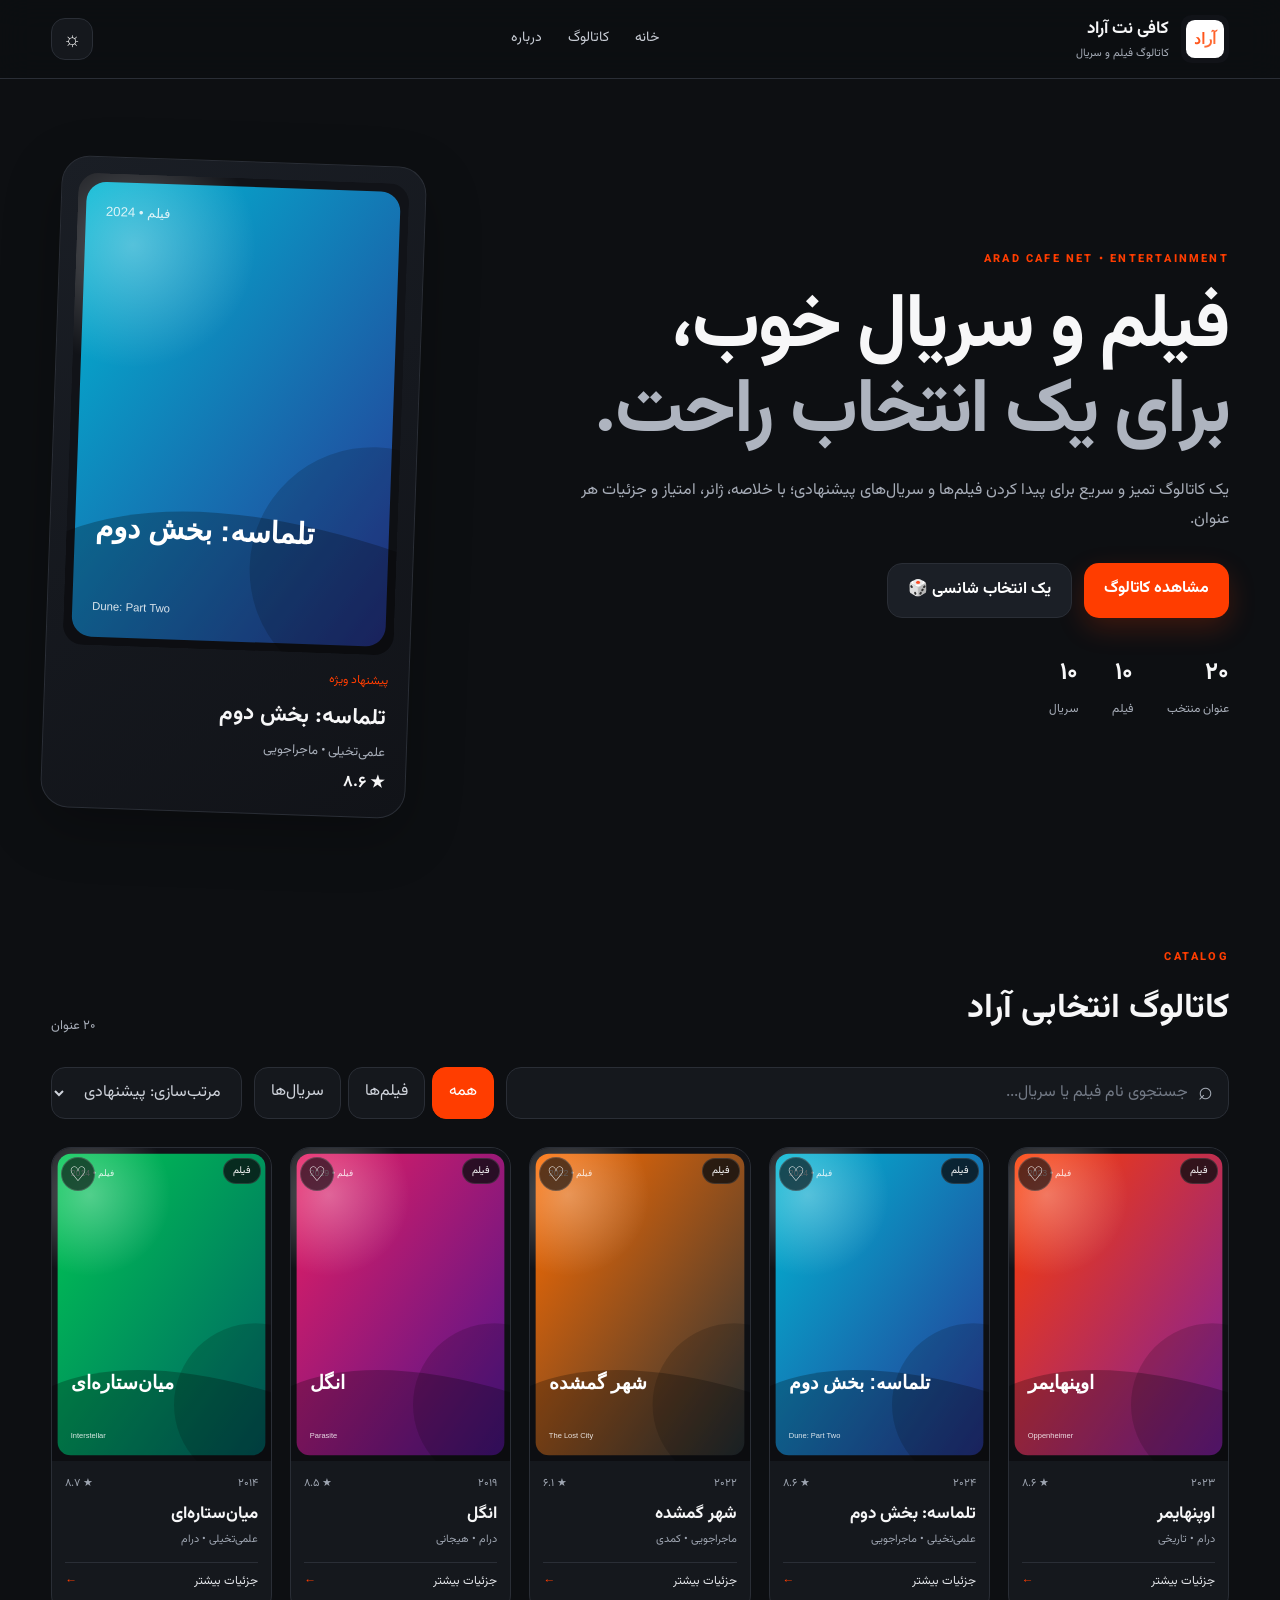
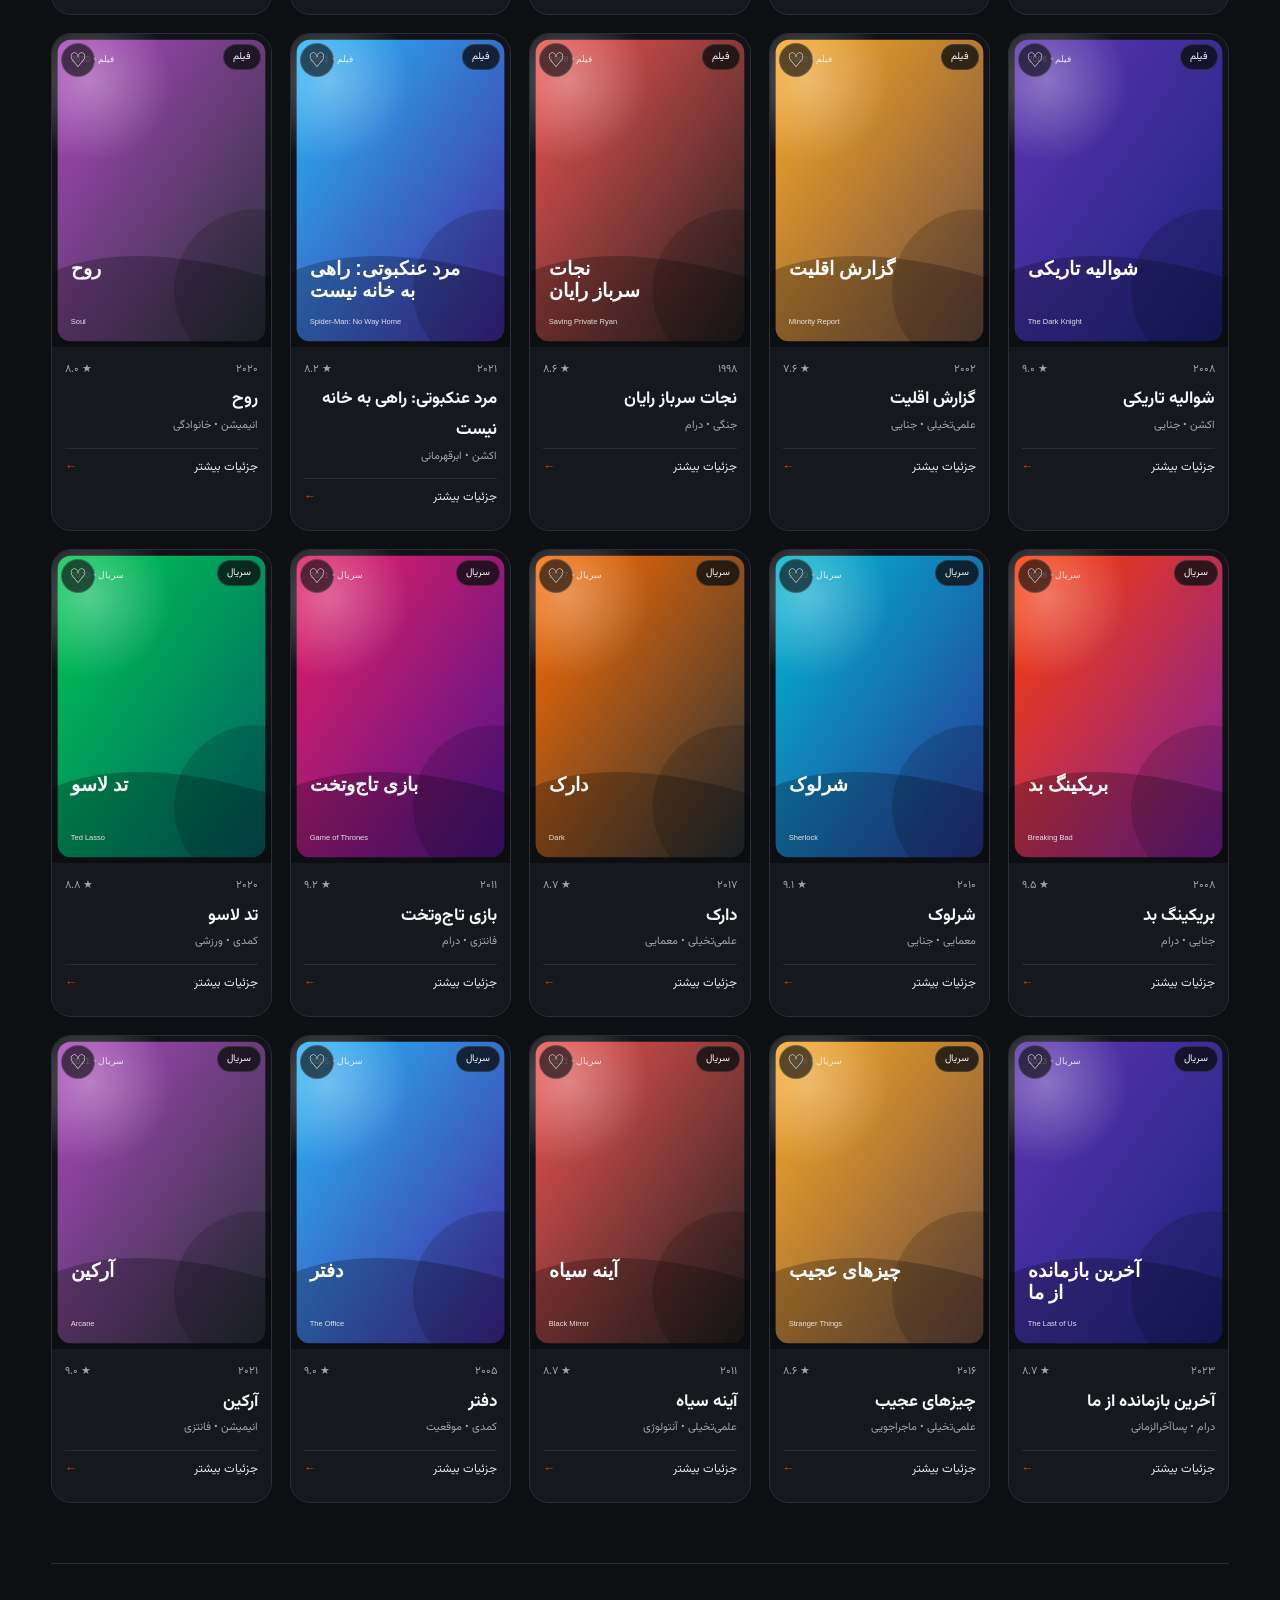
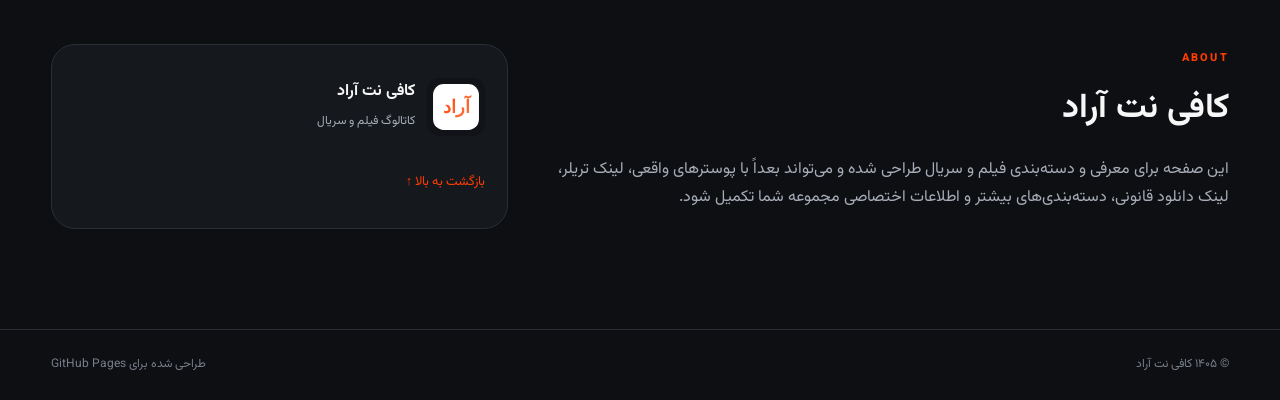
<file: index-fixed.html>
<!doctype html>
<html lang="fa" dir="rtl">
<head>
<meta charset="utf-8">
<meta name="viewport" content="width=device-width, initial-scale=1">
<meta name="theme-color" content="#0d0f12">
<meta name="description" content="کافی نت آراد — کاتالوگ فیلم و سریال">
<title>کافی نت آراد | کاتالوگ فیلم و سریال</title>
<link rel="icon" href="[data-uri]">
<link rel="stylesheet" href="styles.css">
</head>
<body>
<header class="topbar">
  <div class="container nav">
    <a class="brand" href="#home"><img src="[data-uri]" alt="لوگو کافی نت آراد"><div><b>کافی نت آراد</b><span>کاتالوگ فیلم و سریال</span></div></a>
    <nav><a href="#home">خانه</a><a href="#catalog">کاتالوگ</a><a href="#about">درباره</a></nav>
    <button id="themeBtn" class="icon-btn" title="تغییر حالت نمایش">☼</button>
  </div>
</header>

<main id="home">
<section class="hero container">
  <div class="hero-copy">
    <div class="eyebrow">ARAD CAFE NET • ENTERTAINMENT</div>
    <h1>فیلم و سریال خوب،<br><em>برای یک انتخاب راحت.</em></h1>
    <p>یک کاتالوگ تمیز و سریع برای پیدا کردن فیلم‌ها و سریال‌های پیشنهادی؛ با خلاصه، ژانر، امتیاز و جزئیات هر عنوان.</p>
    <div class="hero-actions"><a class="btn primary" href="#catalog">مشاهده کاتالوگ</a><button class="btn ghost" id="randomBtn">یک انتخاب شانسی 🎲</button></div>
    <div class="stats"><div><strong>۲۰</strong><span>عنوان منتخب</span></div><div><strong>۱۰</strong><span>فیلم</span></div><div><strong>۱۰</strong><span>سریال</span></div></div>
  </div>
  <div class="hero-card">
    <div class="hero-poster"><img src="[data-uri]" alt="تلماسه بخش دوم"></div>
    <div class="hero-info"><span>پیشنهاد ویژه</span><h3>تلماسه: بخش دوم</h3><p>علمی‌تخیلی • ماجراجویی</p><b>★ ۸.۶</b></div>
  </div>
</section>

<section id="catalog" class="catalog container">
  <div class="section-head"><div><span class="eyebrow">CATALOG</span><h2>کاتالوگ انتخابی آراد</h2></div><span id="count" class="count"></span></div>
  <div class="tools">
    <div class="search"><span>⌕</span><input id="search" placeholder="جستجوی نام فیلم یا سریال..." autocomplete="off"></div>
    <div class="filters">
      <button class="filter active" data-type="همه">همه</button>
      <button class="filter" data-type="فیلم">فیلم‌ها</button>
      <button class="filter" data-type="سریال">سریال‌ها</button>
    </div>
    <select id="sort"><option value="default">مرتب‌سازی: پیشنهادی</option><option value="rating">بیشترین امتیاز</option><option value="year">جدیدترین</option><option value="title">الفبایی</option></select>
  </div>
  <div id="grid" class="grid"></div>
  <div id="empty" class="empty" hidden>عنوانی با این مشخصات پیدا نشد.</div>
</section>

<section id="about" class="about container">
  <div><span class="eyebrow">ABOUT</span><h2>کافی نت آراد</h2><p>این صفحه برای معرفی و دسته‌بندی فیلم و سریال طراحی شده و می‌تواند بعداً با پوسترهای واقعی، لینک تریلر، لینک دانلود قانونی، دسته‌بندی‌های بیشتر و اطلاعات اختصاصی مجموعه شما تکمیل شود.</p></div>
  <div class="contact-card"><img src="[data-uri]" alt=""><div><b>کافی نت آراد</b><span>کاتالوگ فیلم و سریال</span></div><a href="#home">بازگشت به بالا ↑</a></div>
</section>
</main>

<footer><div class="container"><div>© ۱۴۰۵ کافی نت آراد</div><div>طراحی شده برای GitHub Pages</div></div></footer>

<div id="modal" class="modal" aria-hidden="true">
  <div class="modal-backdrop" data-close></div>
  <article class="modal-box">
    <button class="modal-close" data-close>×</button>
    <div id="modalContent"></div>
  </article>
</div>
<script>
const POSTERS = {"1":"[data-uri]","2":"[data-uri]","3":"[data-uri]","4":"[data-uri]","5":"[data-uri]","6":"[data-uri]","7":"[data-uri]","8":"[data-uri]","9":"[data-uri]","10":"[data-uri]","11":"[data-uri]","12":"[data-uri]","13":"[data-uri]","14":"[data-uri]","15":"[data-uri]","16":"[data-uri]","17":"[data-uri]","18":"[data-uri]","19":"[data-uri]","20":"[data-uri]"};
const items = [{"id": 1, "type": "فیلم", "title": "اوپنهایمر", "en": "Oppenheimer", "year": 2023, "genre": "درام • تاریخی", "rating": "8.6", "duration": "180 دقیقه", "director": "کریستوفر نولان", "stars": "کیلین مورفی، امیلی بلانت، مت دیمون", "summary": "روایتی حماسی از زندگی جی. رابرت اوپنهایمر و مسیر پرتنش ساخت نخستین بمب اتم؛ داستانی درباره نبوغ، قدرت، سیاست و پیامدهای انتخاب‌های انسانی."}, {"id": 2, "type": "فیلم", "title": "تلماسه: بخش دوم", "en": "Dune: Part Two", "year": 2024, "genre": "علمی‌تخیلی • ماجراجویی", "rating": "8.6", "duration": "166 دقیقه", "director": "دنی ویلنوو", "stars": "تیموتی شالامه، زندایا، ربکا فرگوسن", "summary": "پل آتریدس در میان مردم فریمن به مسیر تازه‌ای قدم می‌گذارد و برای رویارویی با دشمنان خاندانش و تحقق سرنوشت خود آماده می‌شود."}, {"id": 3, "type": "فیلم", "title": "شهر گمشده", "en": "The Lost City", "year": 2022, "genre": "ماجراجویی • کمدی", "rating": "6.1", "duration": "112 دقیقه", "director": "آرون و آدام نی", "stars": "ساندرا بولاک، چنینگ تیتوم، دنیل ردکلیف", "summary": "یک نویسنده رمان‌های عاشقانه و مدل جلد کتابش درگیر ماجرایی واقعی و خطرناک می‌شوند؛ سفری سرگرم‌کننده با شوخی‌های فراوان و تعقیب‌وگریز."}, {"id": 4, "type": "فیلم", "title": "انگل", "en": "Parasite", "year": 2019, "genre": "درام • هیجانی", "rating": "8.5", "duration": "132 دقیقه", "director": "بونگ جون هو", "stars": "سونگ کانگ-هو، لی سون-کیون، چو یئو-جونگ", "summary": "دو خانواده از دو طبقه اجتماعی متفاوت در یک زنجیره اتفاقات هوشمندانه و غیرقابل پیش‌بینی به هم گره می‌خورند."}, {"id": 5, "type": "فیلم", "title": "میان‌ستاره‌ای", "en": "Interstellar", "year": 2014, "genre": "علمی‌تخیلی • درام", "rating": "8.7", "duration": "169 دقیقه", "director": "کریستوفر نولان", "stars": "متیو مک‌کانهی، آن هتوی، جسیکا چستین", "summary": "گروهی از فضانوردان از میان یک کرم‌چاله عبور می‌کنند تا در جست‌وجوی خانه‌ای تازه برای بشر، از مرزهای زمان و فضا فراتر بروند."}, {"id": 6, "type": "فیلم", "title": "شوالیه تاریکی", "en": "The Dark Knight", "year": 2008, "genre": "اکشن • جنایی", "rating": "9.0", "duration": "152 دقیقه", "director": "کریستوفر نولان", "stars": "کریستین بیل، هیث لجر، آرون اکهارت", "summary": "بتمن در برابر دشمنی غیرقابل پیش‌بینی قرار می‌گیرد؛ فیلمی تیره و پرتنش درباره نظم، هرج‌ومرج و بهای قهرمان بودن."}, {"id": 7, "type": "فیلم", "title": "گزارش اقلیت", "en": "Minority Report", "year": 2002, "genre": "علمی‌تخیلی • جنایی", "rating": "7.6", "duration": "145 دقیقه", "director": "استیون اسپیلبرگ", "stars": "تام کروز، کالین فارل، سامانتا مورتون", "summary": "در آینده‌ای که پلیس می‌تواند پیش از وقوع جرم، مجرم را شناسایی کند، یکی از افسران سیستم ناگهان خودش مظنون یک قتل آینده می‌شود."}, {"id": 8, "type": "فیلم", "title": "نجات سرباز رایان", "en": "Saving Private Ryan", "year": 1998, "genre": "جنگی • درام", "rating": "8.6", "duration": "169 دقیقه", "director": "استیون اسپیلبرگ", "stars": "تام هنکس، مت دیمون، تام سایزمور", "summary": "گروهی از سربازان مأمور می‌شوند یک سرباز را در میانه جنگ پیدا کنند و به خانه بازگردانند؛ سفری سخت با تمرکز بر فداکاری و انسانیت."}, {"id": 9, "type": "فیلم", "title": "مرد عنکبوتی: راهی به خانه نیست", "en": "Spider-Man: No Way Home", "year": 2021, "genre": "اکشن • ابرقهرمانی", "rating": "8.2", "duration": "148 دقیقه", "director": "جان واتس", "stars": "تام هالند، زندایا، بندیکت کامبربچ", "summary": "با به‌هم‌ریختن مرزهای جهان‌های موازی، پیتر پارکر با پیامدهایی روبه‌رو می‌شود که او را وارد بزرگ‌ترین ماجراجویی زندگی‌اش می‌کند."}, {"id": 10, "type": "فیلم", "title": "روح", "en": "Soul", "year": 2020, "genre": "انیمیشن • خانوادگی", "rating": "8.0", "duration": "100 دقیقه", "director": "پیت داکتر، کمپ پاورز", "stars": "جیمی فاکس، تینا فی", "summary": "یک نوازنده جَز پیش از رسیدن به مهم‌ترین اجرای زندگی‌اش وارد سفری عجیب درباره معنا، علاقه و ارزش لحظه‌های کوچک زندگی می‌شود."}, {"id": 11, "type": "سریال", "title": "بریکینگ بد", "en": "Breaking Bad", "year": 2008, "genre": "جنایی • درام", "rating": "9.5", "duration": "5 فصل", "director": "وینس گیلیگان", "stars": "برایان کرانستون، آرون پال", "summary": "معلم شیمی‌ای که با بحران مالی و بیماری روبه‌روست، وارد دنیای تولید مواد مخدر می‌شود و به‌تدریج مرزهای اخلاقی‌اش تغییر می‌کند."}, {"id": 12, "type": "سریال", "title": "شرلوک", "en": "Sherlock", "year": 2010, "genre": "معمایی • جنایی", "rating": "9.1", "duration": "4 فصل", "director": "مارک گیتیس، استیون موفات", "stars": "بندیکت کامبربچ، مارتین فریمن", "summary": "نسخه‌ای مدرن از کارآگاه مشهور لندن که با استدلال خارق‌العاده‌اش پرونده‌های پیچیده را حل می‌کند."}, {"id": 13, "type": "سریال", "title": "دارک", "en": "Dark", "year": 2017, "genre": "علمی‌تخیلی • معمایی", "rating": "8.7", "duration": "3 فصل", "director": "باران بو اودار", "stars": "لوئیس هوفمان، کارولین ایکهورن", "summary": "ناپدید شدن یک کودک، چهار خانواده را وارد رازهایی چندنسلی درباره زمان، سرنوشت و پیوندهای پنهان شهر می‌کند."}, {"id": 14, "type": "سریال", "title": "بازی تاج‌وتخت", "en": "Game of Thrones", "year": 2011, "genre": "فانتزی • درام", "rating": "9.2", "duration": "8 فصل", "director": "دیوید بنیاف، دی.بی. وایس", "stars": "امیلیا کلارک، کیت هرینگتون، پیتر دینکلیج", "summary": "خاندان‌های قدرتمند برای کنترل وستروس وارد نبردی سیاسی و نظامی می‌شوند؛ در حالی که تهدیدی بزرگ‌تر در شمال شکل می‌گیرد."}, {"id": 15, "type": "سریال", "title": "تد لاسو", "en": "Ted Lasso", "year": 2020, "genre": "کمدی • ورزشی", "rating": "8.8", "duration": "3 فصل", "director": "بیل لارنس، جیسون سودیکیس", "stars": "جیسون سودیکیس، هانا وادینگهام", "summary": "مربی خوش‌بین فوتبال آمریکایی به انگلستان می‌رود تا یک تیم فوتبال را هدایت کند و با روحیه مثبتش آرام‌آرام همه را تحت تأثیر قرار می‌دهد."}, {"id": 16, "type": "سریال", "title": "آخرین بازمانده از ما", "en": "The Last of Us", "year": 2023, "genre": "درام • پساآخرالزمانی", "rating": "8.7", "duration": "2 فصل", "director": "کریگ مازین، نیل دراکمن", "stars": "پدرو پاسکال، بلا رمزی", "summary": "پس از فروپاشی تمدن، مردی خسته و دختری نوجوان سفری خطرناک را در میان شهری ویران‌شده آغاز می‌کنند."}, {"id": 17, "type": "سریال", "title": "چیزهای عجیب", "en": "Stranger Things", "year": 2016, "genre": "علمی‌تخیلی • ماجراجویی", "rating": "8.6", "duration": "5 فصل", "director": "برادران دافر", "stars": "میلی بابی براون، فین ولفهارد، دیوید هاربر", "summary": "گروهی از نوجوانان در یک شهر کوچک با ناپدید شدن یک دوست و پدیده‌هایی فراطبیعی روبه‌رو می‌شوند."}, {"id": 18, "type": "سریال", "title": "آینه سیاه", "en": "Black Mirror", "year": 2011, "genre": "علمی‌تخیلی • آنتولوژی", "rating": "8.7", "duration": "7 فصل", "director": "چارلی بروکر", "stars": "مجموعه‌ای از بازیگران", "summary": "داستان‌هایی مستقل درباره رابطه پیچیده انسان با فناوری؛ گاهی تلخ، گاهی تکان‌دهنده و همیشه نزدیک به آینده‌ای آشنا."}, {"id": 19, "type": "سریال", "title": "دفتر", "en": "The Office", "year": 2005, "genre": "کمدی • موقعیت", "rating": "9.0", "duration": "9 فصل", "director": "گرگ دنیلز", "stars": "استیو کرل، رین ویلسون، جان کراسینسکی", "summary": "زندگی روزمره کارکنان یک شرکت کاغذسازی با طنزی خشک و شخصیت‌هایی به‌یادماندنی روایت می‌شود."}, {"id": 20, "type": "سریال", "title": "آرکین", "en": "Arcane", "year": 2021, "genre": "انیمیشن • فانتزی", "rating": "9.0", "duration": "2 فصل", "director": "کریستین لینک، الکس یی", "stars": "الا پورنل، هیلی استاینفلد، کیتی لیونگ", "summary": "دو خواهر در میان درگیری دو شهر و اختلافی عمیق میان طبقات اجتماعی، وارد مسیری پرتنش و احساسی می‌شوند."}];
let type = "همه";
let query = "";
let sort = "default";
const grid = document.getElementById("grid");
const count = document.getElementById("count");
const empty = document.getElementById("empty");

function faNum(s) {
  return String(s).replace(/[0-9]/g, d => "۰۱۲۳۴۵۶۷۸۹"[d]);
}

function card(item) {
  return `<article class="card" data-id="${item.id}">
    <div class="poster"><img src="${POSTERS[item.id]}" alt="${item.title}"><span class="badge">${item.type}</span><button class="heart" data-fav="${item.id}" title="افزودن به علاقه‌مندی">♡</button></div>
    <div class="card-body">
      <div class="meta"><span>${faNum(item.year)}</span><span>★ ${faNum(item.rating)}</span></div>
      <h3>${item.title}</h3><p>${item.genre}</p>
      <button class="details">جزئیات بیشتر <span>←</span></button>
    </div>
  </article>`;
}

function render() {
  let list = items.filter(x => (type==="همه" || x.type===type) && (x.title+" "+x.en+" "+x.genre).toLowerCase().includes(query.toLowerCase()));
  if(sort==="rating") list.sort((a,b)=>parseFloat(b.rating)-parseFloat(a.rating));
  if(sort==="year") list.sort((a,b)=>b.year-a.year);
  if(sort==="title") list.sort((a,b)=>a.title.localeCompare(b.title,'fa'));
  grid.innerHTML = list.map(card).join("");
  count.textContent = faNum(list.length) + " عنوان";
  empty.hidden = list.length !== 0;
  document.querySelectorAll(".details").forEach(b=>b.addEventListener("click", e=>openModal(e.target.closest(".card").dataset.id)));
  document.querySelectorAll(".poster img").forEach(img=>img.addEventListener("click", e=>openModal(e.target.closest(".card").dataset.id)));
  document.querySelectorAll(".heart").forEach(b=>b.addEventListener("click", e=>{
    e.stopPropagation(); b.classList.toggle("saved"); b.textContent = b.classList.contains("saved") ? "♥" : "♡";
  }));
}

document.querySelectorAll(".filter").forEach(btn=>btn.addEventListener("click",()=>{
  document.querySelectorAll(".filter").forEach(x=>x.classList.remove("active"));
  btn.classList.add("active"); type=btn.dataset.type; render();
}));
document.getElementById("search").addEventListener("input",e=>{query=e.target.value;render();});
document.getElementById("sort").addEventListener("change",e=>{sort=e.target.value;render();});

function openModal(id) {
  const x=items.find(i=>i.id==id);
  document.getElementById("modalContent").innerHTML = `<div class="modal-grid">
    <div class="modal-poster"><img src="${POSTERS[x.id]}" alt="${x.title}"></div>
    <div class="modal-info"><span class="badge static">${x.type}</span><h2>${x.title}</h2><div class="en">${x.en}</div>
      <div class="detail-row"><span>سال</span><b>${faNum(x.year)}</b><span>امتیاز</span><b>★ ${faNum(x.rating)}</b></div>
      <p class="summary">${x.summary}</p>
      <dl><div><dt>ژانر</dt><dd>${x.genre}</dd></div><div><dt>کارگردان</dt><dd>${x.director}</dd></div><div><dt>بازیگران</dt><dd>${x.stars}</dd></div><div><dt>مدت / فصل</dt><dd>${x.duration}</dd></div></dl>
      <button class="btn primary" onclick="document.querySelector('#modal').classList.remove('show')">بستن</button>
    </div></div>`;
  document.getElementById("modal").classList.add("show"); document.getElementById("modal").setAttribute("aria-hidden","false");
}
document.querySelectorAll("[data-close]").forEach(x=>x.addEventListener("click",()=>{document.getElementById("modal").classList.remove("show");}));
document.addEventListener("keydown",e=>{if(e.key==="Escape") document.getElementById("modal").classList.remove("show");});

document.getElementById("randomBtn").addEventListener("click",()=>openModal(items[Math.floor(Math.random()*items.length)].id));
document.getElementById("themeBtn").addEventListener("click",()=>document.body.classList.toggle("light"));
render();
</script>
</body>
</html>
</file>
<file: styles.css>
@import url('https://fonts.googleapis.com/css2?family=Vazirmatn:wght@400;500;600;700;800;900&display=swap');
:root{--bg:#0d0f12;--surface:#15181d;--surface2:#1b1f26;--text:#f7f7f8;--muted:#a7adb8;--line:#2a2e36;--accent:#ff3d00;--accent2:#ff6a33;--shadow:0 18px 55px rgba(0,0,0,.25)}
*{box-sizing:border-box}html{scroll-behavior:smooth}body{margin:0;background:var(--bg);color:var(--text);font-family:Vazirmatn,Tahoma,Arial,sans-serif;line-height:1.8}
a{text-decoration:none;color:inherit}.container{width:min(1180px,92%);margin:auto}
.topbar{position:sticky;top:0;z-index:20;background:rgba(13,15,18,.84);backdrop-filter:blur(16px);border-bottom:1px solid var(--line)}
.nav{height:78px;display:flex;align-items:center;justify-content:space-between;gap:24px}.brand{display:flex;align-items:center;gap:12px}.brand img{width:48px;height:48px}.brand b{display:block;font-size:17px}.brand span{display:block;color:var(--muted);font-size:11px}
nav{display:flex;gap:26px;color:#c9cdd5;font-size:14px}nav a:hover{color:#fff}.icon-btn{width:42px;height:42px;border-radius:14px;border:1px solid var(--line);background:var(--surface);color:#fff;font-size:20px}
.hero{display:grid;grid-template-columns:1.35fr .65fr;gap:56px;align-items:center;padding:82px 0 70px}.eyebrow{font-size:11px;letter-spacing:2.2px;color:var(--accent);font-weight:800}
h1{font-size:clamp(42px,6vw,76px);line-height:1.12;margin:15px 0 22px;letter-spacing:-2px}h1 em{font-style:normal;color:#aeb4bf}
.hero-copy>p{color:var(--muted);font-size:16px;max-width:650px}.hero-actions{display:flex;gap:12px;margin:28px 0 34px;flex-wrap:wrap}.btn{border:0;border-radius:15px;padding:12px 20px;font:inherit;font-weight:700;cursor:pointer}.primary{background:var(--accent);color:#fff;box-shadow:0 10px 28px rgba(255,61,0,.2)}.ghost{background:var(--surface2);color:#fff;border:1px solid var(--line)}
.stats{display:flex;gap:34px}.stats strong{font-size:24px;display:block}.stats span{font-size:12px;color:var(--muted)}
.hero-card{background:linear-gradient(145deg,#1a1e25,#111318);border:1px solid var(--line);padding:16px;border-radius:28px;box-shadow:var(--shadow);transform:rotate(2deg)}.hero-poster img{display:block;width:100%;border-radius:20px}.hero-info{padding:12px 4px 2px}.hero-info span{color:var(--accent);font-size:12px}.hero-info h3{margin:3px 0;font-size:22px}.hero-info p{margin:0;color:var(--muted);font-size:13px}.hero-info b{display:block;margin-top:5px}
.catalog{padding:60px 0}.section-head{display:flex;justify-content:space-between;align-items:end;gap:20px}.section-head h2,.about h2{font-size:34px;margin:6px 0 0}.count{color:var(--muted);font-size:13px}
.tools{display:grid;grid-template-columns:1fr auto auto;gap:12px;margin:28px 0}.search{display:flex;align-items:center;gap:8px;background:var(--surface);border:1px solid var(--line);border-radius:15px;padding:0 15px}.search span{font-size:25px;color:var(--muted)}.search input{width:100%;height:50px;border:0;outline:0;background:transparent;color:#fff;font:inherit}.search input::placeholder{color:#727985}
.filters{display:flex;gap:7px}.filter,.tools select{border:1px solid var(--line);background:var(--surface);color:#cfd3db;border-radius:14px;padding:0 16px;font:inherit;cursor:pointer}.filter.active{background:var(--accent);border-color:var(--accent);color:#fff}.tools select{height:52px}
.grid{display:grid;grid-template-columns:repeat(5,1fr);gap:18px}.card{background:var(--surface);border:1px solid var(--line);border-radius:20px;overflow:hidden;transition:.25s;cursor:pointer}.card:hover{transform:translateY(-6px);border-color:#454b57;box-shadow:var(--shadow)}.poster{position:relative;background:#20232a}.poster img{display:block;width:100%;aspect-ratio:7/10;object-fit:cover}.badge{position:absolute;top:10px;right:10px;background:rgba(10,12,15,.78);backdrop-filter:blur(8px);padding:3px 9px;border-radius:20px;font-size:10px;border:1px solid rgba(255,255,255,.12)}.heart{position:absolute;top:9px;left:9px;width:34px;height:34px;border-radius:50%;border:1px solid rgba(255,255,255,.16);background:rgba(10,12,15,.65);color:#fff;font-size:20px;cursor:pointer}.heart.saved{color:#ff3d00}.card-body{padding:13px}.meta{display:flex;justify-content:space-between;color:#9ea5b1;font-size:11px}.card h3{font-size:17px;margin:5px 0 1px}.card p{color:#9ea5b1;font-size:11px;margin:0}.details{width:100%;margin-top:12px;padding:8px 0;background:transparent;border:0;border-top:1px solid var(--line);color:#e5e7eb;font:inherit;font-size:12px;cursor:pointer;text-align:right}.details span{float:left;color:var(--accent)}
.empty{padding:50px;text-align:center;color:var(--muted);border:1px dashed var(--line);border-radius:18px}
.about{display:grid;grid-template-columns:1.2fr .8fr;gap:35px;padding:80px 0 100px;border-top:1px solid var(--line)}.about p{color:var(--muted);max-width:700px}.contact-card{background:var(--surface);border:1px solid var(--line);border-radius:24px;padding:22px;display:grid;grid-template-columns:58px 1fr;gap:12px;align-items:center}.contact-card img{width:58px}.contact-card b{display:block}.contact-card span{color:var(--muted);font-size:12px}.contact-card a{grid-column:1/-1;color:var(--accent);font-size:13px}
footer{border-top:1px solid var(--line);padding:24px 0;color:#777e8a;font-size:12px}footer .container{display:flex;justify-content:space-between}
.modal{position:fixed;inset:0;z-index:50;display:none}.modal.show{display:block}.modal-backdrop{position:absolute;inset:0;background:rgba(0,0,0,.78);backdrop-filter:blur(7px)}.modal-box{position:relative;width:min(920px,92%);max-height:90vh;overflow:auto;margin:5vh auto;background:#15181d;border:1px solid var(--line);border-radius:28px;box-shadow:0 30px 90px #000;padding:24px}.modal-close{position:absolute;left:18px;top:14px;width:38px;height:38px;border-radius:50%;background:#252a32;color:#fff;border:0;font-size:25px;cursor:pointer;z-index:2}.modal-grid{display:grid;grid-template-columns:280px 1fr;gap:28px}.modal-poster img{width:100%;border-radius:18px}.modal-info{padding-top:8px}.modal-info .static{position:static;display:inline-block}.modal-info h2{font-size:36px;line-height:1.2;margin:10px 0 0}.en{color:#7e8794;font-size:13px}.detail-row{display:flex;gap:12px;align-items:center;margin:20px 0;padding:12px 0;border-top:1px solid var(--line);border-bottom:1px solid var(--line)}.detail-row span{color:#7f8794;font-size:12px}.detail-row b{margin-left:15px}.summary{color:#c6cad2}.modal-info dl{display:grid;gap:8px;margin:20px 0}.modal-info dl div{display:grid;grid-template-columns:95px 1fr;gap:10px}.modal-info dt{color:#7f8794;font-size:12px}.modal-info dd{margin:0;font-size:13px}
body.light{--bg:#f4f5f7;--surface:#fff;--surface2:#eef0f3;--text:#15171b;--muted:#69707c;--line:#dfe2e7}body.light .topbar{background:rgba(244,245,247,.88)}body.light .search input{color:#111}body.light .modal-box{background:#fff}body.light .hero-card{background:#fff}
@media(max-width:1000px){.grid{grid-template-columns:repeat(4,1fr)}.hero{grid-template-columns:1fr .55fr;gap:30px}.tools{grid-template-columns:1fr auto}.tools select{grid-column:1/-1;width:100%}}
@media(max-width:720px){nav{display:none}.hero{grid-template-columns:1fr;padding-top:55px}.hero-card{max-width:310px;margin:auto}.grid{grid-template-columns:repeat(2,1fr);gap:12px}.tools{grid-template-columns:1fr}.filters{overflow:auto}.filter{height:46px;white-space:nowrap}.tools select{height:46px}.about{grid-template-columns:1fr}.modal-grid{grid-template-columns:1fr}.modal-poster{max-width:250px;margin:auto}.modal-info h2{font-size:28px}.stats{gap:20px}.hero{padding-bottom:40px}footer .container{flex-direction:column;gap:5px}}
@media(max-width:390px){.grid{grid-template-columns:1fr 1fr}.card h3{font-size:15px}.card p{font-size:10px}}

.section-note{margin:4px 0 0;color:#747d8b;font-size:12px}
.card .poster{min-height:260px}
.card .poster img{transition:transform .35s ease}
.card:hover .poster img{transform:scale(1.035)}
@media(max-width:720px){.card .poster{min-height:0}}
</file>
